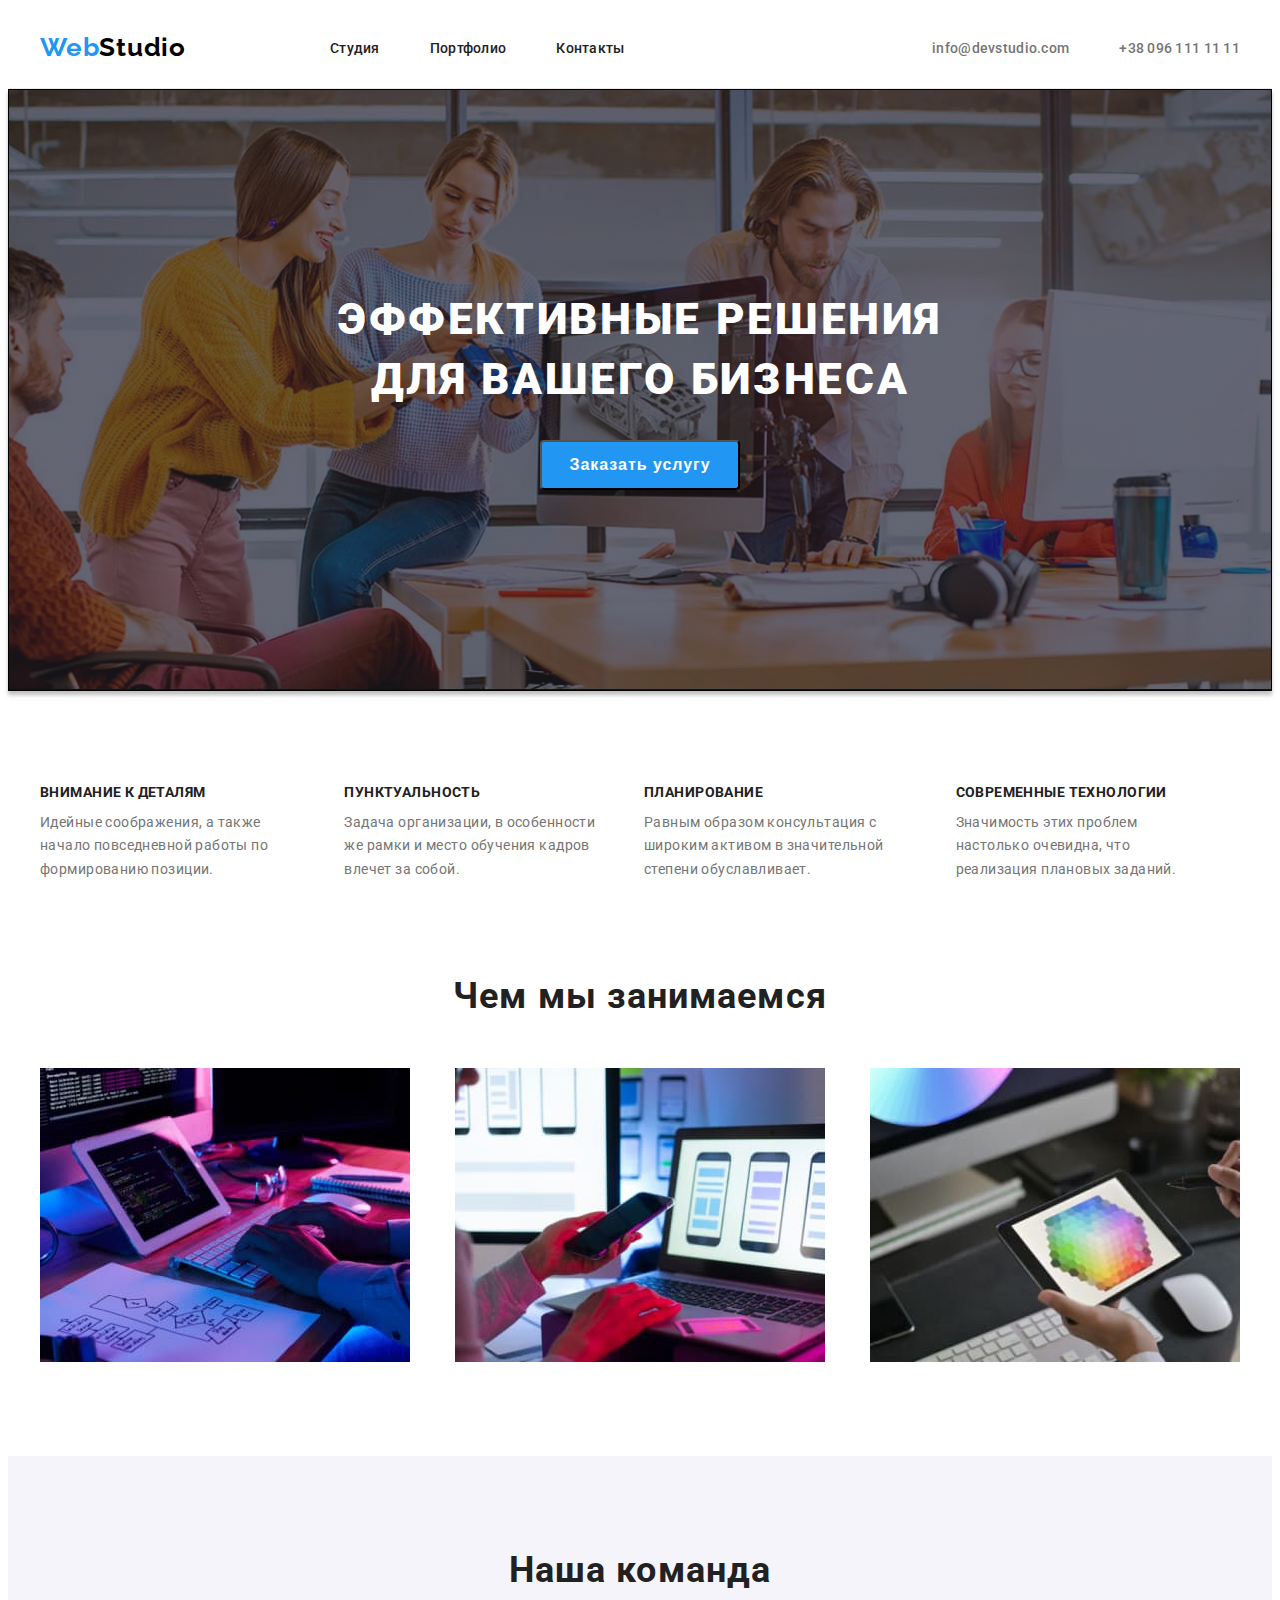
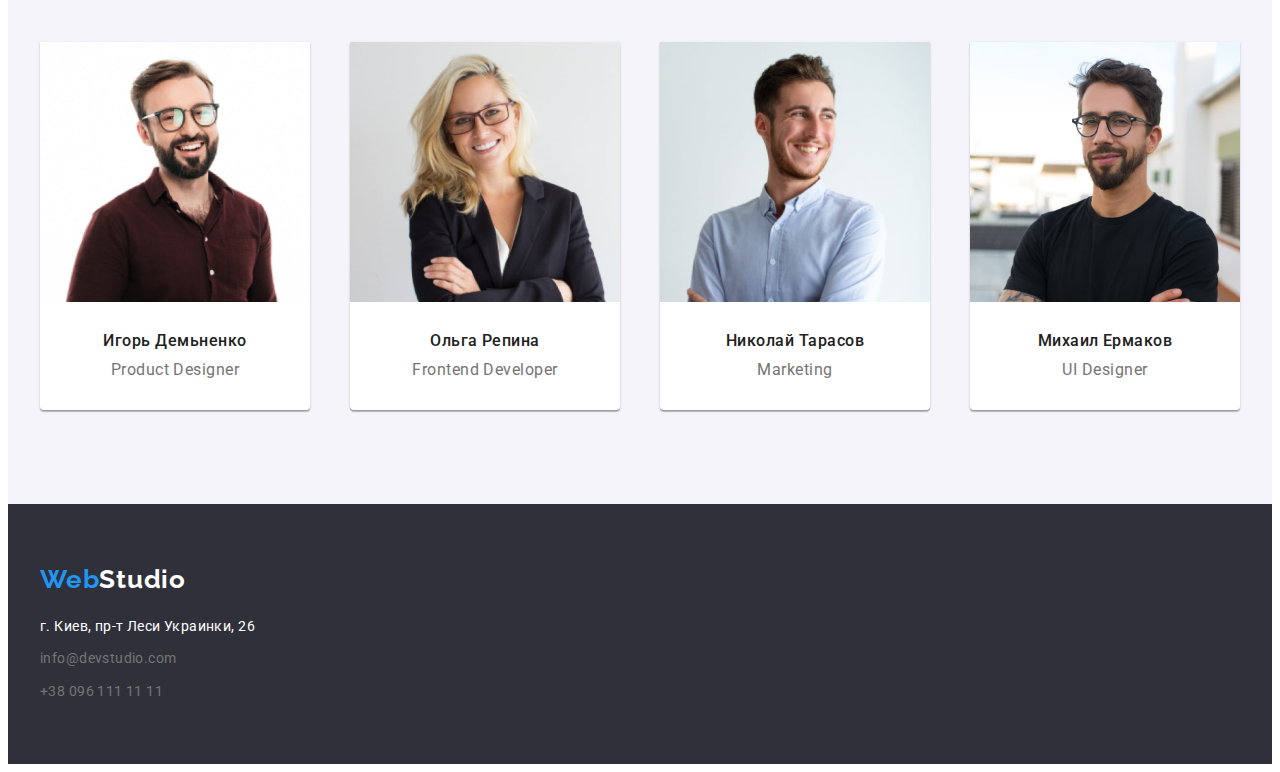
<file: index.html>
<!DOCTYPE html>
<html lang="ru">
  <head>
    <meta charset="UTF-8" />
    <meta http-equiv="X-UA-Compatible" content="IE=edge" />
    <meta name="viewport" content="width=device-width, initial-scale=1.0" />
    <title>WebStudiya</title>
    <link
      rel="stylesheet"
      href="https://cdnjs.cloudflare.com/ajax/libs/modern-normalize/1.1.0/modern-normalize.min.css"
      integrity="sha512-wpPYUAdjBVSE4KJnH1VR1HeZfpl1ub8YT/NKx4PuQ5NmX2tKuGu6U/JRp5y+Y8XG2tV+wKQpNHVUX03MfMFn9Q=="
      crossorigin="anonymous"
      referrerpolicy="no-referrer"
    />
    <link rel="stylesheet" href=""/>
    <link rel="preconnect" href="https://fonts.googleapis.com" />
    <link rel="preconnect" href="https://fonts.gstatic.com" crossorigin />
    <link
      href="https://fonts.googleapis.com/css2?family=Raleway:wght@700&family=Roboto:wght@400;500;700;900&display=swap"
      rel="stylesheet"
    />
    <link rel="stylesheet" href="./css/reset.css" />
    <link rel="stylesheet" href="./css/style.css" />
  </head>
  <body>
    <header class="header">
      <div class="container header-container">
        <a class="header-logo link" href="./index.html"
          >Web<span class="logo-color">Studio</span></a
        >
        <nav class="header-nav">
          <ul class="header-list">
            <li class="header-item"><a class="header-link" href="./index.html">Студия</a></li>
            <li class="header-item">
              <a class="header-link" href="./portfolio.html">Портфолио</a>
            </li>
            <li class="header-item">
              <a class="header-link" href="https://Contacty/">Контакты</a>
            </li>
          </ul>
        </nav>
        <ul class="contacts">
          <li class="contacts-item">
            <a class="contacts-link" href="mailto:info@devstudio.com">info@devstudio.com</a>
          </li>
          <li class="contacts-item">
            <a class="contacts-link" href="tel:+380961111111">+38 096 111 11 11</a>
          </li>
        </ul>
      </div>
    </header>
    <main>
      <section class="baner">
        <div class="container">
          <h1 class="baner-title">Эффективные решения<br />для вашего бизнеса</h1>
          <button type="button" class="baner-bt">Заказать услугу</button>
        </div>
      </section>
      <section class="section">
        <div class="container">
          <ul class="about-list">
            <li class="about-item">
              <h3 class="about-item-title">Внимание к деталям</h3>
              <p class="about-item-text">
                Идейные соображения, а также начало повседневной работы по формированию позиции.
              </p>
            </li>
            <li class="about-item">
              <h3 class="about-item-title">Пунктуальность</h3>
              <p class="about-item-text">
                Задача организации, в особенности же рамки и место обучения кадров влечет за собой.
              </p>
            </li>
            <li class="about-item">
              <h3 class="about-item-title">Планирование</h3>
              <p class="about-item-text">
                Равным образом консультация с широким активом в значительной степени обуславливает.
              </p>
            </li>
            <li class="about-item">
              <h3 class="about-item-title">Современные технологии</h3>
              <p class="about-item-text">
                Значимость этих проблем настолько очевидна, что реализация плановых заданий.
              </p>
            </li>
          </ul>
        </div>
      </section>
      <section class="section work">
        <div class="container">
          <h2 class="work-title">Чем мы занимаемся</h2>
          <ul class="work-list">
            <li class="work-item">
              <img src="./images/box1.jpg" alt="работа с ноутбуком" width="370" height="294" />
            </li>
            <li class="work-item">
              <img src="./images/box2.jpg" alt="работа с мобильным телефоном" width="370" height="294" />
            </li>
            <li class="work-item">
              <img src="./images/box3.jpg" alt="работа с планшетом" width="370" height="294" />
            </li>
          </ul>
        </div>
      </section>
      <section class="section team">
        <div class="container">
          <h2 class="team-title">Наша команда</h2>
          <ul class="list team-list">
            <li class="team-item">
              <div class="team-card-fon">
                <img src="./images/team-card1.jpg" alt="Игорь Демьненко" width="270" height="260" />
                <div class="team-text">
                  <div class="team-icons">
                    <h3 class="team-item-name">Игорь Демьненко</h3>
                    <p lang="en" class="team-item-profession">Product Designer</p>
                  </div>
                </div>
              </div>
            </li>
            <li class="team-item">
              <div class="team-card-fon">
                <img src="./images/team-card2.jpg" alt="Ольга Репина" width="270" height="260" />
                <div class="team-text">
                  <div class="team-icons">
                    <h3 class="team-item-name">Ольга Репина</h3>
                    <p lang="en" class="team-item-profession">Frontend Developer</p>
                  </div>
                </div>
              </div>
            </li>
            <li class="team-item">
              <div class="team-card-fon">
                <img src="./images/team-card3.jpg" alt="Николай Тарасов" width="270" height="260" />
                <div class="team-text">
                  <div class="team-icons">
                    <h3 class="team-item-name">Николай Тарасов</h3>
                    <p lang="en" class="team-item-profession">Marketing</p>
                  </div>
                </div>
              </div>
            </li>
            <li class="team-item">
              <div class="team-card-fon">
                <img src="./images/team-card4.jpg" alt="Михаил Ермаков" width="270" height="260" />
                <div class="team-text">
                  <div class="team-icons">
                    <h3 class="team-item-name">Михаил Ермаков</h3>
                    <p lang="en" class="team-item-profession">UI Designer</p>
                  </div>
                </div>
              </div>
            </li>
          </ul>
        </div>
      </section>
    </main>
    <footer>
      <div class="container">
        <a class="header-logo" href="./index.html">Web<span class="logo-color-footer">Studio</span></a>
        <address class="footer-address">
          <ul class="footer-list">
            <li class="footer-item">
              <p>г. Киев, пр-т Леси Украинки, 26</p>
            </li>
            <li class="footer-item-link">
              <a class="link-footer" href="mailto:info@devstudio.com">info@devstudio.com</a>
            </li>
            <li class="footer-item-link">
              <a class="link-footer" href="tel:+380961111111">+38 096 111 11 11</a>
            </li>
          </ul>
        </address>
      </div>
    </footer>
  </body>
</html>
</file>
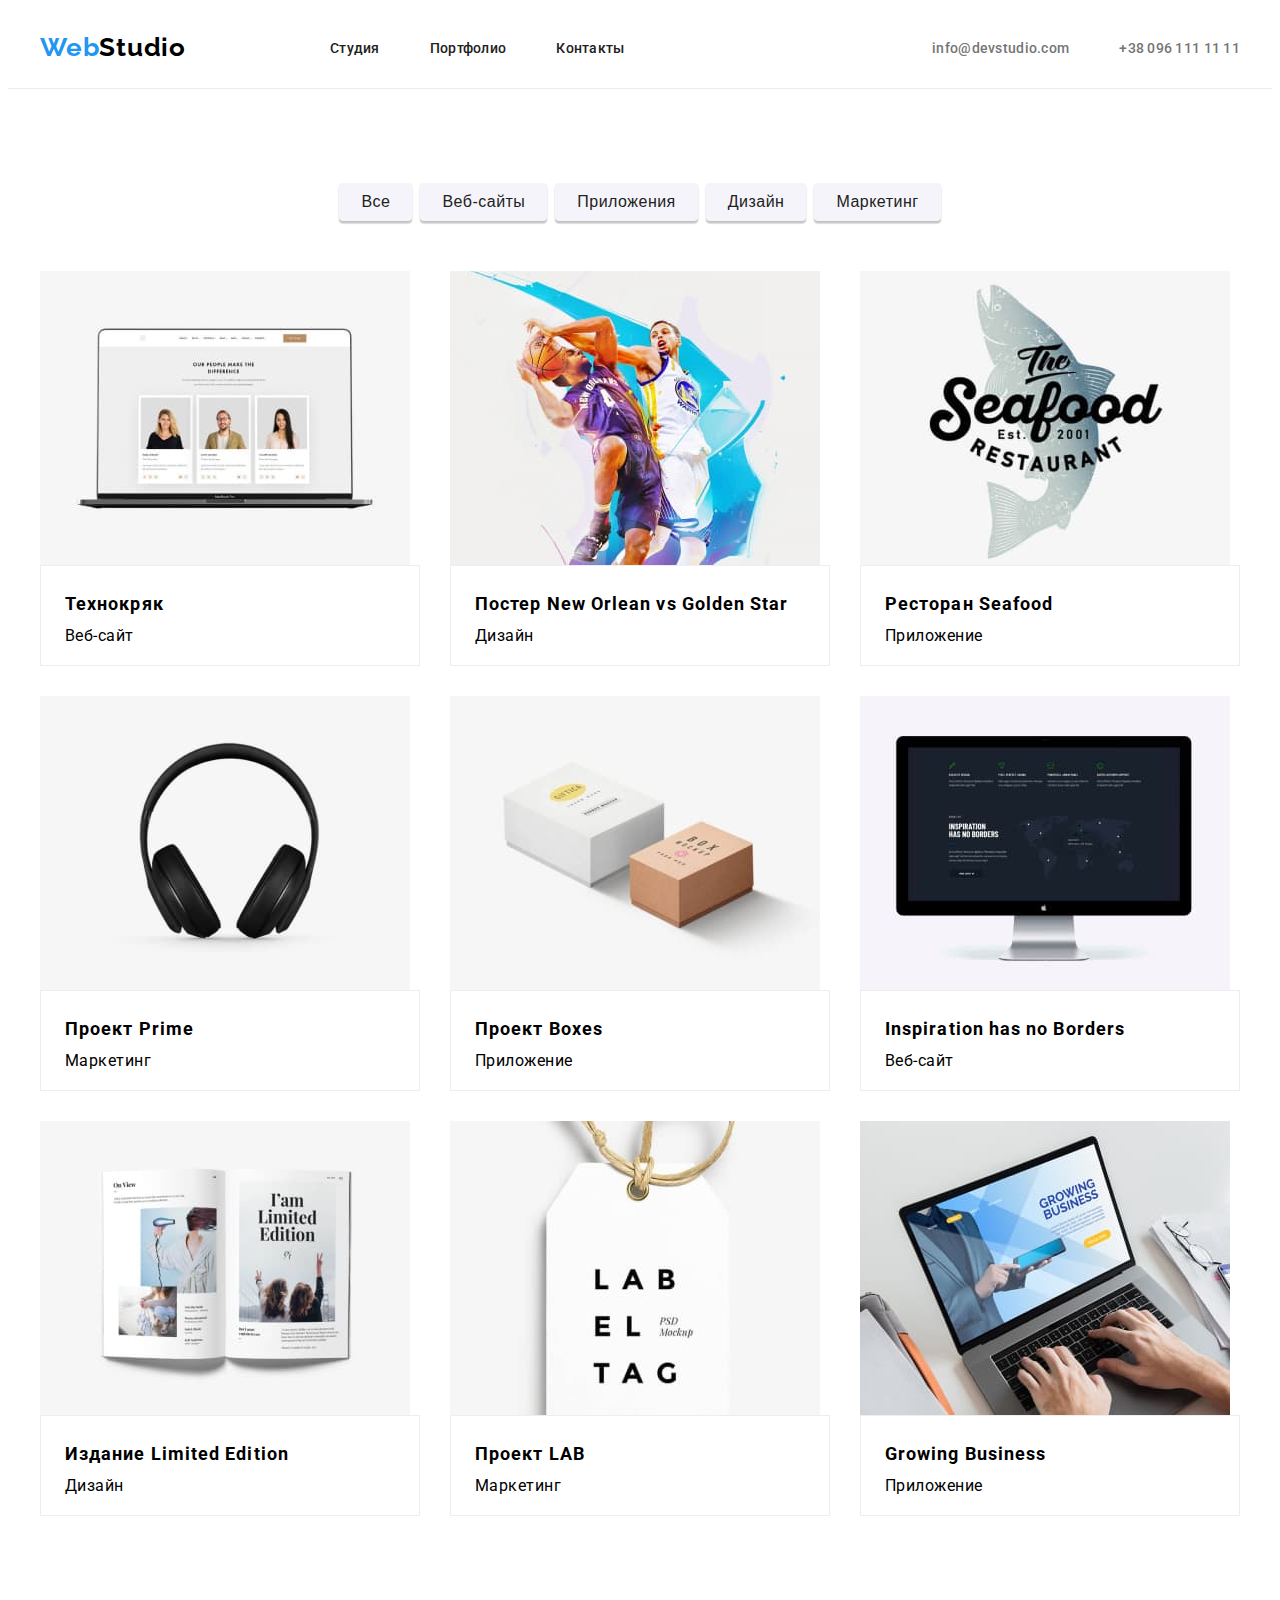
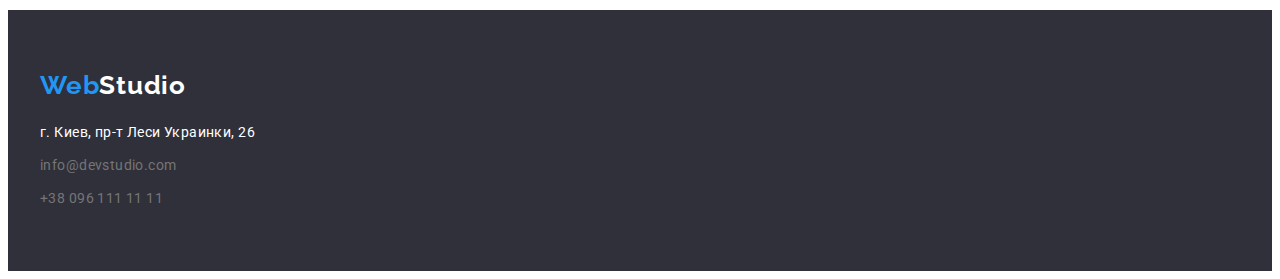
<file: portfolio.html>
<!DOCTYPE html>
<html lang="ru">
  <head>
    <meta charset="UTF-8" />
    <meta http-equiv="X-UA-Compatible" content="IE=edge" />
    <meta name="viewport" content="width=device-width, initial-scale=1.0" />
    <title>Portfolio</title>
    <link
      rel="stylesheet"
      href="https://cdnjs.cloudflare.com/ajax/libs/modern-normalize/1.1.0/modern-normalize.min.css"
      integrity="sha512-wpPYUAdjBVSE4KJnH1VR1HeZfpl1ub8YT/NKx4PuQ5NmX2tKuGu6U/JRp5y+Y8XG2tV+wKQpNHVUX03MfMFn9Q=="
      crossorigin="anonymous"
      referrerpolicy="no-referrer"
    />
    <link rel="stylesheet" href=""/>
    <link rel="preconnect" href="https://fonts.googleapis.com" />
    <link rel="preconnect" href="https://fonts.gstatic.com" crossorigin />
    <link
      href="https://fonts.googleapis.com/css2?family=Raleway:wght@700&family=Roboto:wght@400;500;700;900&display=swap"
      rel="stylesheet"
    />
    <link rel="stylesheet" href="./css/reset.css" />
    <link rel="stylesheet" href="./css/style.css" />
  </head>
  <body>
    <header class="header">
      <div class="container header-container">
        <a class="header-logo link" href="./index.html"
          >Web<span class="logo-color">Studio</span></a
        >
        <nav class="header-nav">
          <ul class="header-list">
            <li class="header-item">
              <a class="header-link" href="./index.html">Студия</a>
            </li>
            <li class="header-item">
              <a class="header-link" href="./portfolio.html">Портфолио</a>
            </li>
            <li class="header-item">
              <a class="header-link" href="https://Contacty/">Контакты</a>
            </li>
          </ul>
        </nav>
        <ul class="contacts">
          <li class="contacts-item">
            <a class="contacts-link" href="mailto:info@devstudio.com">info@devstudio.com</a>
          </li>
          <li class="contacts-item">
            <a class="contacts-link" href="tel:+380961111111">+38 096 111 11 11</a>
          </li>
        </ul>
      </div>
    </header>
    <main>
      <section class="section">
        <div class="container">
          <h1 class="visually-hidden">Наши преимущества</h1>
          <ul class="button-wrap">
            <li class="button-item">
              <button type="button" class="button-bt">Все</button>
            </li>
            <li class="button-item">
              <button type="button" class="button-bt">Веб-сайты</button>
            </li>
            <li class="button-item">
              <button type="button" class="button-bt">Приложения</button>
            </li>
            <li class="button-item">
              <button type="button" class="button-bt">Дизайн</button>
            </li>
            <li class="button-item">
              <button type="button" class="button-bt">Маркетинг</button>
            </li>
          </ul>
          <ul class="flex-list">
            <li class="flex-list-card">
              <img src="./images/tehnokryak.jpg" alt="ноутбук" width="370" height="294" />
              <div class="flex-list-text">
                <h2 class="flex-list-name">Технокряк</h2>
                <p class="flex-list-profession">Веб-сайт</p>
              </div>
            </li>
            <li class="flex-list-card">
              <img
                src="./images/poster.jpg"
                alt="бейсболисты кидают мячь"
                width="370"
                height="294"
              />
              <div class="flex-list-text">
                <h2 class="flex-list-name">
                  Постер <span lang="en">New Orlean vs Golden Star</span>
                </h2>
                <p class="flex-list-profession">Дизайн</p>
              </div>
            </li>
            <li class="flex-list-card">
              <img src="./images/restoran.jpg" alt="логотип ресторана" width="370" height="294" />
              <div class="flex-list-text">
                <h2 class="flex-list-name">Ресторан <span lang="en">Seafood</span></h2>
                <p class="flex-list-profession">Приложение</p>
              </div>
            </li>
            <li class="flex-list-card">
              <img src="./images/naushniki.jpg" alt="Наушники" width="370" height="294" />
              <div class="flex-list-text">
                <h2 class="flex-list-name">Проект <span lang="en">Prime</span></h2>
                <p class="flex-list-profession">Маркетинг</p>
              </div>
            </li>
            <li class="flex-list-card">
              <img src="./images/korobka.jpg" alt="коробки" width="370" height="294" />
              <div class="flex-list-text">
                <h2 class="flex-list-name">Проект <span lang="en">Boxes</span></h2>
                <p class="flex-list-profession">Приложение</p>
              </div>
            </li>
            <li class="flex-list-card">
              <img src="./images/monitor.jpg" alt="экран монитора" width="370" height="294" />
              <div class="flex-list-text">
                <h2 lang="en" class="flex-list-name">Inspiration has no Borders</h2>
                <p class="flex-list-profession">Веб-сайт</p>
              </div>
            </li>
            <li class="flex-list-card">
              <img src="./images/gurnal.jpg" alt="страницы журнала" width="370" height="294" />
              <div class="flex-list-text">
                <h2 class="flex-list-name">Издание <span lang="en">Limited Edition</span></h2>
                <p class="flex-list-profession">Дизайн</p>
              </div>
            </li>
            <li class="flex-list-card">
              <img src="./images/lab.jpg" alt="лейбл" width="370" height="294" />
              <div class="flex-list-text">
                <h2 class="flex-list-name">Проект <span lang="en">LAB</span></h2>
                <p class="flex-list-profession">Маркетинг</p>
              </div>
            </li>
            <li class="flex-list-card">
              <img src="./images/bissnes-nout.jpg" alt="экран ноутбука" width="370" height="294" />
              <div class="flex-list-text">
                <h2 lang="en" class="flex-list-name">Growing Business</h2>
                <p class="flex-list-profession">Приложение</p>
              </div>
            </li>
          </ul>
        </div>
      </section>
    </main>
    <footer>
      <div class="container">
        <a class="header-logo" href="./index.html"
          >Web<span class="logo-color-footer">Studio</span></a
        >
        <address class="footer-address">
          <ul class="footer-list">
            <li class="footer-item">
              <p>г. Киев, пр-т Леси Украинки, 26</p>
            </li>
            <li class="footer-item-link">
              <a class="link-footer" href="mailto:info@devstudio.com">info@devstudio.com</a>
            </li>
            <li class="footer-item-link">
              <a class="link-footer" href="tel:+380961111111">+38 096 111 11 11</a>
            </li>
          </ul>
        </address>
      </div>
    </footer>
  </body>
</html>
</file>
<file: css/style.css>
:root {
    --text-color: #212121;
    --lilte-text-color: #757575;
    --baner-color: #2F303A;
    --bt-color: #FFFFFF;
    --accent-color: #2196F3;
    --team-color:#F5F4FA;
}
body{
    font-family: "Roboto", sans-serif;
    color: var(--fon-color)
}
li {
    list-style: none;
}

a {
    text-decoration: none;
}

/* ------------Header---------- */
.header {
    padding-top: 24px;
    padding-bottom: 25px;
    border-bottom: 1px solid #ECECEC;
}
.container {
    width: 1200px;
    padding-left: 15px;
    padding-right: 15px;
    margin: 0 auto;
}
.header-nav {
     margin-left: 94px;
}
.header-list {
    display: flex;
    align-items: center;
}
.header {
    display: flex;
}
.header-container {
    display: flex;
    align-items: center;
}
.contacts {
    display: flex;
    margin-left: auto;
    align-items: center;
}
.contacts-link-icon {
    margin-right: 10px;
}
.header-logo {
    font-family: raleway, sans-serif;
    font-weight: 700;
    font-size: 26px;
    line-height: 1.19;
    letter-spacing: 0.03em;
    color: var(--accent-color);
}
.logo-color {
     color: #000000;
}
.header-item {
    margin-left: 50px;
}
.header-item:not(first-child) {
    margin-left: 50px;
}    
.header-link {
    font-weight: 500;
    font-size: 14px;
    line-height: 1.14;
    letter-spacing: 0.02em;
    color: var(--text-color); 
    transition: color, 250ms;
    transition-timing-function: cubic-bezier(0.4, 0, 0.2, 1);
}
.contacts-item:not(:last-child) {
    margin-right: 50px;
}
.contacts-link {
    font-weight: 500;
    font-size: 14px;
    line-height: 1.14;
    letter-spacing: 0.02em;
    color: var(--lilte-text-color);
}

.header-link:hover,
.header-link:focus,
.contacts-link:hover,
.contacts-link:focus,
.link-footer:hover,
.link-footer:focus,
.baner-bt:focus,
.button-bt:focus {
    color: var(--accent-color);
}
.button-bt:hover {
    background-color: var(--accent-color);
    color: var(--bt-color);
}
/* ---------------section-Baner----------------- */
.baner-title {
    font-weight: 900;
    font-size: 44px;
    line-height: 1.36;
    text-align: center;
    letter-spacing: 0.06em;
    text-transform: uppercase;
    width: 100%;
    color: #FFFFFF;
}
.baner {
    background-color: #2F303A;
    background-image: linear-gradient(
        rgba(47, 48, 58, 0.4),
        rgba(47, 48, 58, 0.4)
    ),
    url(../images/banner-foto.jpg);
    background-position: center;
    background-repeat: no-repeat;
    background-size: cover;
    box-sizing: border-box;
    border: 1px solid #000000;
    box-shadow: 0px 4px 4px rgba(0, 0, 0, 0.25);
    padding-top: 200px;
    padding-bottom: 200px;
    text-align: center;
}
.baner-bt {
    font-size: 16px;
    line-height: 1.85;
    text-align: center;
    letter-spacing: 0.06em;
    font-weight: 700;
    color: var(--bt-color);
    background-color: var(--accent-color);
    cursor: pointer;
    margin-top: 30px;
    width: 200px;
    height: 50px;
    box-shadow: 0px 4px 4px rgba(0, 0, 0, 0.15);
    border-radius: 4px;
}
.button-bt {
    font-weight: 500;
    font-size: 16px;
    line-height: 1.62;
    text-align: center;
    letter-spacing: 0.03em;
    color: var(--text-color);
    background-color: var(--team-color);
    border:transparent;
    padding: 6px 22px;
    box-shadow: 0px 3px 1px rgba(0, 0, 0, 0.1), 0px 1px 2px rgba(0, 0, 0, 0.08), 0px 2px 2px rgba(0, 0, 0, 0.12);
    border-radius: 4px;
    cursor: pointer;
}
.button-item:not(:last-child) {
    margin-right: 8px;
}
.visually-hidden {
    position: absolute;
    white-space: nowrap;
    width: 1px;
    height: 1px;
    overflow: hidden;
    border: 0;
    padding: 0;
    clip: rect(0 0 0 0);
    clip-path: inset(50%);
    margin: -1px;
}
.button-wrap {
    display: flex;
    justify-content: center;
    margin-bottom: 50px;
}
.button-title {
    display: none;
}
/* ----------------section-About------------------- */
.section {
    padding-top: 94px;
    padding-bottom: 94px;
}
.about-item {
    margin-right: 30px;
}
.about-item-title {
    font-weight: 700;
    font-size: 14px;
    line-height: 1.14;
    letter-spacing: 0.03em;
    text-transform: uppercase;
    color: var(--text-color);
}

.about-item-text {
    font-size: 14px;
    line-height: 1.71;
    letter-spacing: 0.03em;
    color: var(--lilte-text-color);
    margin-top: 10px;
  }
.flex-list {
    display: flex;
    flex-wrap: wrap;
    margin-left: -30px;
    margin-bottom: -30px;
    margin-top: 50px;
}
.flex-list-card {
    background-color: var(--bt-color);
    cursor: pointer;
    flex-basis: calc(100% / 3 - 30px);
    margin-left: 30px;
    margin-bottom: 30px;
}
.flex-list-text {
    padding: 20px 24px;
    border: 1px solid #EEEEEE;
}
.flex-list-name {
    font-weight: 700;
    font-size: 18px;
    line-height: 2;
    letter-spacing: 0.06em;
    margin-bottom: 4px;
}
.flex-list-profession {
    font-size: 16px;
    line-height: 1,87;
    letter-spacing: 0.03em;

}
.about-list {
    display: flex;
}
/* ---------------------Work------------------------ */
.work {
    padding-top: 0;
}

.work-title {
    font-weight: 700;
    font-size: 36px;
    line-height: 1.16;
    text-align: center;
    letter-spacing: 0.03em;
    color: var(--text-color);
    margin-bottom: 50px;
}
.work-list {
    display: flex;
    justify-content: space-between;
}

/* -------------------TEAM---------------------- */
.team {
    background-color: var(--team-color);
}
.team-title {
    font-weight: 700;
    font-size: 36px;
    line-height: 1.16;
    text-align: center;
    letter-spacing: 0.03em;
    color: var(--text-color);
    margin-bottom: 50px;
}

.team-card-fon {

    background-color: var(--bt-color);
    box-shadow: 0px 1px 3px rgba(0, 0, 0, 0.12), 0px 1px 1px rgba(0, 0, 0, 0.14), 0px 2px 1px rgba(0, 0, 0, 0.2);
    border-radius: 0px 0px 4px 4px;
}
.team-text {
    padding-top: 30px;
    padding-bottom: 30px;
    text-align: center;
}

.team-item-name {
    font-weight: 500;
    font-size: 16px;
    line-height: 1.18;
    letter-spacing: 0.03em;
    color: var(--text-color);
    margin-bottom: 10px;

}
.team-item-profession {
    font-size: 16px;
    line-height: 1.18;
    letter-spacing: 0.03em;
    color: var(--lilte-text-color);

}

.team-list {
    display: flex;
    justify-content: space-between;
}
/* -------------Footer------------------- */
footer {
    padding-top: 60px;
    padding-bottom: 60px;
    background-color: var(--baner-color);
}

.logo-color-footer {
    color: var(--bt-color);
}
.footer-address {
    font-style: normal;
    margin-top: 20px;
 }
.footer-item {
    font-size: 14px;
    line-height: 1.71;
    letter-spacing: 0.03em;
    color: var(--bt-color);
    margin-bottom: 9px;
}

.link-footer {
    font-size: 14px;
    line-height: 1.71;
    letter-spacing: 0.03em;
    color: var(--lilte-text-color);

}
.footer-item-link:not(:last-child) {
    margin-bottom: 9px;
}
</file>
